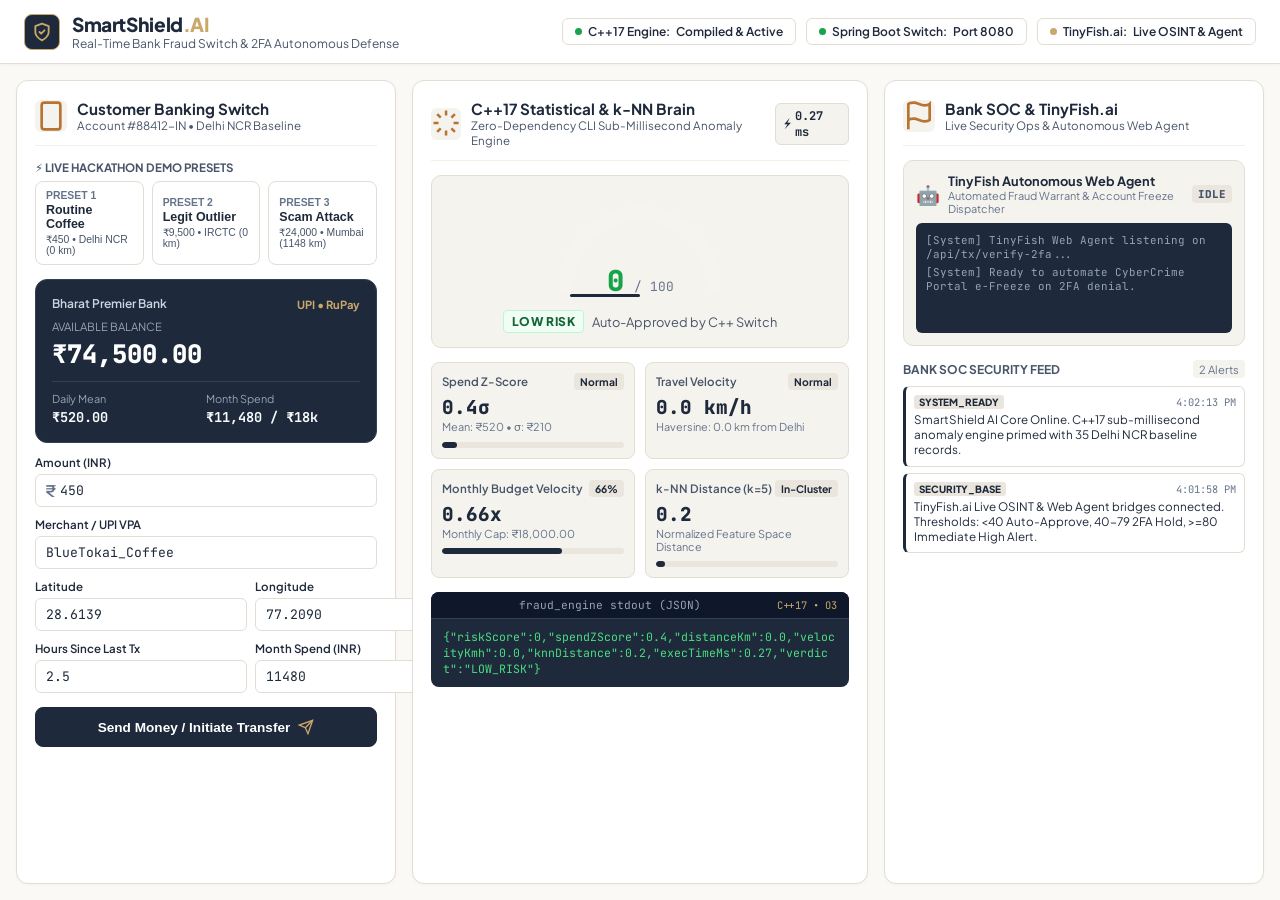
<file: smart-shield/js-frontend/index.html>
<!DOCTYPE html>
<html lang="en">
<head>
  <meta charset="UTF-8">
  <meta name="viewport" content="width=device-width, initial-scale=1.0">
  <title>SmartShield AI — Real-Time Bank Fraud Switch & 2FA Command Centre</title>
  <link rel="preconnect" href="https://fonts.googleapis.com">
  <link rel="preconnect" href="https://fonts.gstatic.com" crossorigin>
  <link href="https://fonts.googleapis.com/css2?family=JetBrains+Mono:wght@400;500;600;700&family=Plus+Jakarta+Sans:wght@400;500;600;700;800&display=swap" rel="stylesheet">
  <link rel="stylesheet" href="style.css">
</head>
<body class="command-body">

  <!-- Top System Header -->
  <header class="top-nav">
    <div class="brand">
      <div class="shield-logo">
        <svg viewBox="0 0 24 24" fill="none" stroke="currentColor" stroke-width="2.2" stroke-linecap="round" stroke-linejoin="round">
          <path d="M12 22s8-4 8-10V5l-8-3-8 3v7c0 6 8 10 8 10z"/>
          <path d="M9 12l2 2 4-4"/>
        </svg>
      </div>
      <div>
        <div class="brand-title">SmartShield<span class="highlight">.AI</span></div>
        <div class="brand-sub">Real-Time Bank Fraud Switch & 2FA Autonomous Defense</div>
      </div>
    </div>

    <div class="system-status-pills">
      <div class="status-pill online">
        <span class="dot"></span>
        <span class="label">C++17 Engine:</span>
        <span class="value" id="cppStatusBadge">Compiled & Active</span>
      </div>
      <div class="status-pill online">
        <span class="dot"></span>
        <span class="label">Spring Boot Switch:</span>
        <span class="value">Port 8080</span>
      </div>
      <div class="status-pill live">
        <span class="dot pulse"></span>
        <span class="label">TinyFish.ai:</span>
        <span class="value">Live OSINT & Agent</span>
      </div>
    </div>
  </header>

  <!-- 3-Column Split-Screen Command Grid -->
  <main class="grid-container">

    <!-- COLUMN 1: Customer Mobile Banking App -->
    <section class="panel panel-mobile">
      <div class="panel-header">
        <div class="panel-icon mobile-icon">
          <svg viewBox="0 0 24 24" fill="none" stroke="currentColor" stroke-width="2">
            <rect x="5" y="2" width="14" height="20" rx="2" ry="2"/>
            <line x1="12" y1="18" x2="12.01" y2="18"/>
          </svg>
        </div>
        <div>
          <h2>Customer Banking Switch</h2>
          <p class="subtitle">Account #88412-IN • Delhi NCR Baseline</p>
        </div>
      </div>

      <!-- Quick Preset Demo Buttons for Judges -->
      <div class="preset-section">
        <div class="preset-label">⚡ Live Hackathon Demo Presets</div>
        <div class="preset-buttons">
          <button type="button" class="preset-btn preset-routine" id="presetRoutineBtn" title="Routine Transaction">
            <div class="btn-tag">Preset 1</div>
            <div class="btn-title">Routine Coffee</div>
            <div class="btn-meta">₹450 • Delhi NCR (0 km)</div>
          </button>
          <button type="button" class="preset-btn preset-outlier" id="presetOutlierBtn" title="Legit Outlier Transaction">
            <div class="btn-tag">Preset 2</div>
            <div class="btn-title">Legit Outlier</div>
            <div class="btn-meta">₹9,500 • IRCTC (0 km)</div>
          </button>
          <button type="button" class="preset-btn preset-scam" id="presetScamBtn" title="Simulated Fraud / Scam Attack">
            <div class="btn-tag">Preset 3</div>
            <div class="btn-title">Scam Attack</div>
            <div class="btn-meta">₹24,000 • Mumbai (1148 km)</div>
          </button>
        </div>
      </div>

      <!-- Mobile Wallet Card UI -->
      <div class="mobile-phone-frame">
        <div class="wallet-balance-card">
          <div class="wallet-top">
            <span class="bank-name">Bharat Premier Bank</span>
            <span class="chip-icon">UPI • RuPay</span>
          </div>
          <div class="balance-label">Available Balance</div>
          <div class="balance-val" id="userBalanceDisplay">₹74,500.00</div>
          <div class="wallet-stats">
            <div>
              <span class="stat-lbl">Daily Mean</span>
              <span class="stat-num" id="dailyMeanDisplay">₹520.00</span>
            </div>
            <div>
              <span class="stat-lbl">Month Spend</span>
              <span class="stat-num" id="monthSpendDisplay">₹11,480 / ₹18k</span>
            </div>
          </div>
        </div>

        <!-- Transfer Form -->
        <form id="transferForm" class="transfer-form">
          <div class="form-group">
            <label for="amountInput">Amount (INR)</label>
            <div class="input-prefix-wrapper">
              <span class="input-prefix">₹</span>
              <input type="number" id="amountInput" step="1" min="1" value="450" required>
            </div>
          </div>

          <div class="form-group">
            <label for="merchantInput">Merchant / UPI VPA</label>
            <input type="text" id="merchantInput" value="BlueTokai_Coffee" placeholder="e.g. BlueTokai_Coffee" required>
          </div>

          <div class="form-row">
            <div class="form-group">
              <label for="latInput">Latitude</label>
              <input type="number" id="latInput" step="0.0001" value="28.6139" required>
            </div>
            <div class="form-group">
              <label for="lonInput">Longitude</label>
              <input type="number" id="lonInput" step="0.0001" value="77.2090" required>
            </div>
          </div>

          <div class="form-row">
            <div class="form-group">
              <label for="hoursInput">Hours Since Last Tx</label>
              <input type="number" id="hoursInput" step="any" min="0" value="2.5" required>
            </div>
            <div class="form-group">
              <label for="monthSpentInput">Month Spend (INR)</label>
              <input type="number" id="monthSpentInput" step="any" min="0" value="11480" required>
            </div>
          </div>

          <button type="submit" class="submit-btn" id="submitTxBtn">
            <span class="btn-text">Send Money / Initiate Transfer</span>
            <svg class="send-arrow" viewBox="0 0 24 24" fill="none" stroke="currentColor" stroke-width="2">
              <line x1="22" y1="2" x2="11" y2="13"/>
              <polygon points="22 2 15 22 11 13 2 9 22 2"/>
            </svg>
          </button>
        </form>

        <div id="quickStatusBanner" class="quick-status-banner hidden">
          <div class="status-icon" id="quickStatusIcon"></div>
          <div class="status-text" id="quickStatusText">Transaction Approved instantly</div>
        </div>
      </div>
    </section>

    <!-- COLUMN 2: C++17 AI Brain & Telemetry Inspector -->
    <section class="panel panel-brain">
      <div class="panel-header">
        <div class="panel-icon brain-icon">
          <svg viewBox="0 0 24 24" fill="none" stroke="currentColor" stroke-width="2">
            <path d="M12 2v4M12 18v4M4.93 4.93l2.83 2.83M16.24 16.24l2.83 2.83M2 12h4M18 12h4M4.93 19.07l2.83-2.83M16.24 7.76l2.83-2.83"/>
          </svg>
        </div>
        <div>
          <h2>C++17 Statistical & k-NN Brain</h2>
          <p class="subtitle">Zero-Dependency CLI Sub-Millisecond Anomaly Engine</p>
        </div>
        <div class="badge-exec-time" id="execTimeBadge">
          <span class="exec-icon">⚡</span>
          <span id="execTimeValue">0.27 ms</span>
        </div>
      </div>

      <!-- Risk Score Gauge -->
      <div class="gauge-card">
        <div class="gauge-container">
          <svg class="gauge-svg" viewBox="0 0 200 120">
            <path class="gauge-bg" d="M 20 105 A 80 80 0 0 1 180 105" fill="none" stroke="rgba(255,255,255,0.08)" stroke-width="16" stroke-linecap="round"/>
            <path class="gauge-fill" id="gaugeFill" d="M 20 105 A 80 80 0 0 1 180 105" fill="none" stroke="#10b981" stroke-width="16" stroke-linecap="round" stroke-dasharray="251.2" stroke-dashoffset="251.2"/>
          </svg>
          <div class="gauge-needle" id="gaugeNeedle"></div>
          <div class="gauge-center-text">
            <span class="score-number" id="riskScoreNumber">0</span>
            <span class="score-denom">/ 100</span>
          </div>
        </div>

        <div class="verdict-banner" id="verdictBanner">
          <span class="verdict-pill pill-low" id="verdictPill">LOW RISK</span>
          <span class="verdict-desc" id="verdictDesc">Auto-Approved by C++ Switch</span>
        </div>
      </div>

      <!-- Anomaly Factor Cards -->
      <div class="metrics-grid">
        <!-- Spend Z-Score Card -->
        <div class="metric-card" id="cardSpendZ">
          <div class="metric-head">
            <span class="metric-title">Spend Z-Score</span>
            <span class="metric-badge" id="spendZBadge">Normal</span>
          </div>
          <div class="metric-body">
            <div class="metric-val" id="valSpendZ">0.4σ</div>
            <div class="metric-sub">Mean: ₹520 • σ: ₹210</div>
          </div>
          <div class="progress-bar-wrap">
            <div class="progress-bar" id="spendZProgress" style="width: 8%;"></div>
          </div>
        </div>

        <!-- Travel Velocity Card -->
        <div class="metric-card" id="cardVelocity">
          <div class="metric-head">
            <span class="metric-title">Travel Velocity</span>
            <span class="metric-badge" id="velocityBadge">Normal</span>
          </div>
          <div class="metric-body">
            <div class="metric-val" id="valVelocity">0.0 km/h</div>
            <div class="metric-sub" id="valDistance">Haversine: 0.0 km from Delhi</div>
          </div>
          <div class="impossible-travel-badge hidden" id="impossibleTravelAlert">
            ⚡ IMPOSSIBLE TRAVEL (> 800 km/h)
          </div>
        </div>

        <!-- Monthly Budget Velocity Card -->
        <div class="metric-card" id="cardBudget">
          <div class="metric-head">
            <span class="metric-title">Monthly Budget Velocity</span>
            <span class="metric-badge" id="budgetBadge">66%</span>
          </div>
          <div class="metric-body">
            <div class="metric-val" id="valBudgetRatio">0.66x</div>
            <div class="metric-sub">Monthly Cap: ₹18,000.00</div>
          </div>
          <div class="progress-bar-wrap">
            <div class="progress-bar" id="budgetProgress" style="width: 66%;"></div>
          </div>
        </div>

        <!-- k-NN Anomaly Score Card -->
        <div class="metric-card" id="cardKNN">
          <div class="metric-head">
            <span class="metric-title">k-NN Distance (k=5)</span>
            <span class="metric-badge" id="knnBadge">In-Cluster</span>
          </div>
          <div class="metric-body">
            <div class="metric-val" id="valKNN">0.2</div>
            <div class="metric-sub">Normalized Feature Space Distance</div>
          </div>
          <div class="progress-bar-wrap">
            <div class="progress-bar" id="knnProgress" style="width: 5%;"></div>
          </div>
        </div>
      </div>

      <!-- Raw CLI JSON Output Terminal -->
      <div class="cli-terminal-wrap">
        <div class="terminal-header">
          <div class="terminal-dots">
            <span></span><span></span><span></span>
          </div>
          <div class="terminal-title">fraud_engine stdout (JSON)</div>
          <div class="terminal-lang">C++17 • O3</div>
        </div>
        <pre class="terminal-code" id="terminalStdout">{"riskScore":0,"spendZScore":0.4,"distanceKm":0.0,"velocityKmh":0.0,"knnDistance":0.2,"execTimeMs":0.27,"verdict":"LOW_RISK"}</pre>
      </div>
    </section>

    <!-- COLUMN 3: Bank SOC Alert Feed & TinyFish.ai Live Agent -->
    <section class="panel panel-soc">
      <div class="panel-header">
        <div class="panel-icon soc-icon">
          <svg viewBox="0 0 24 24" fill="none" stroke="currentColor" stroke-width="2">
            <path d="M4 15s1-1 4-1 5 2 8 2 4-1 4-1V3s-1 1-4 1-5-2-8-2-4 1-4 1z"/>
            <line x1="4" y1="22" x2="4" y2="15"/>
          </svg>
        </div>
        <div>
          <h2>Bank SOC & TinyFish.ai</h2>
          <p class="subtitle">Live Security Ops & Autonomous Web Agent</p>
        </div>
      </div>

      <!-- TinyFish Autonomous Agent HUD -->
      <div class="agent-console-card">
        <div class="agent-console-header">
          <div class="agent-title-row">
            <span class="agent-avatar">🤖</span>
            <div>
              <div class="agent-name">TinyFish Autonomous Web Agent</div>
              <div class="agent-sub">Automated Fraud Warrant & Account Freeze Dispatcher</div>
            </div>
          </div>
          <div class="agent-status-badge" id="agentStatusBadge">IDLE</div>
        </div>

        <div class="agent-stream-box" id="agentStreamBox">
          <div class="stream-line system">[System] TinyFish Web Agent listening on /api/tx/verify-2fa...</div>
          <div class="stream-line system">[System] Ready to automate CyberCrime Portal e-Freeze on 2FA denial.</div>
        </div>

        <div class="agent-ticket-banner hidden" id="agentTicketBanner">
          <div class="ticket-icon">🛡️</div>
          <div>
            <div class="ticket-label">OFFICIAL FRAUD INCIDENT TICKET</div>
            <div class="ticket-id" id="agentTicketId">TF-INC-99482-IN</div>
          </div>
          <div class="ticket-warrant-tag">WARRANT ISSUED</div>
        </div>
      </div>

      <!-- Real-Time Bank SOC Alert Feed -->
      <div class="soc-feed-section">
        <div class="feed-header">
          <span class="feed-title">Bank SOC Security Feed</span>
          <span class="feed-count" id="socCountBadge">3 Alerts</span>
        </div>
        <div class="soc-alerts-list" id="socAlertsList">
          <!-- Populated dynamically via JS -->
        </div>
      </div>
    </section>

  </main>

  <!-- 2-Step Verification (2FA) Modal for Challenged Transactions -->
  <div class="modal-overlay hidden" id="modalOverlay">
    <div class="modal-container">
      <div class="modal-glow"></div>
      
      <div class="modal-header">
        <div class="modal-badge-warn">
          <svg viewBox="0 0 24 24" fill="none" stroke="currentColor" stroke-width="2.2">
            <path d="M10.29 3.86L1.82 18a2 2 0 0 0 1.71 3h16.94a2 2 0 0 0 1.71-3L13.71 3.86a2 2 0 0 0-3.42 0z"/>
            <line x1="12" y1="9" x2="12" y2="13"/>
            <line x1="12" y1="17" x2="12.01" y2="17"/>
          </svg>
          <span>2-STEP VERIFICATION REQUIRED</span>
        </div>
        <div class="modal-timer">
          <span class="timer-clock">⏱</span>
          <span id="countdownTimer">60s</span>
        </div>
      </div>

      <div class="modal-tx-summary">
        <div class="modal-amount" id="modalAmountDisplay">₹24,000.00</div>
        <div class="modal-merchant" id="modalMerchantDisplay">FastCashLotteryUPI</div>
      </div>

      <!-- C++ Anomaly Breakdown -->
      <div class="modal-section-title">
        <span>⚡ C++17 Anomaly Detections</span>
      </div>
      <div class="modal-reasons-list" id="modalReasonsList">
        <!-- Rendered by app.js -->
      </div>

      <!-- TinyFish.ai OSINT Intel -->
      <div class="modal-section-title">
        <span>🔍 TinyFish.ai Live Web Intelligence</span>
      </div>
      <div class="osint-warning-box" id="osintWarningBox">
        <div class="osint-badge" id="osintRiskTag">HIGH THREAT</div>
        <div class="osint-text" id="osintWarningText">FLAGGED: 11 active scam complaints on National CyberCrime portal and RBI Sachet within past 48 hours.</div>
        <div class="osint-meta" id="osintMetaText">Sources: National Cyber Crime Reporting Portal • ConsumerComplaints.in</div>
      </div>

      <!-- Actions -->
      <div class="modal-actions">
        <button type="button" class="btn-confirm-legit" id="btnConfirm2FA">
          <svg viewBox="0 0 24 24" fill="none" stroke="currentColor" stroke-width="2.5">
            <polyline points="20 6 9 17 4 12"/>
          </svg>
          Confirm — It's Me
        </button>
        <button type="button" class="btn-deny-freeze" id="btnDeny2FA">
          <svg viewBox="0 0 24 24" fill="none" stroke="currentColor" stroke-width="2.5">
            <line x1="18" y1="6" x2="6" y2="18"/>
            <line x1="6" y1="6" x2="18" y2="18"/>
          </svg>
          Deny — Block & Freeze
        </button>
      </div>
    </div>
  </div>

  <script src="app.js"></script>
</body>
</html>
</file>
<file: smart-shield/js-frontend/style.css>
:root {
  --bg-deep: #faf9f6;
  --bg-panel: #ffffff;
  --bg-card: #f5f3ee;
  --bg-subtle: #eae6de;
  --border-color: #e2ded4;
  --border-bright: #c9a86a;
  
  --text-main: #1e293b;
  --text-muted: #475569;
  --text-dim: #64748b;

  --accent-gold: #c9a86a;
  --accent-copper: #b87333;
  --risk-low: #16a34a;
  --risk-med: #d97706;
  --risk-high: #dc2626;

  --font-sans: 'Plus Jakarta Sans', 'Noto Sans', system-ui, -apple-system, sans-serif;
  --font-mono: 'JetBrains Mono', 'Noto Sans', monospace;
}

* {
  box-sizing: border-box;
  margin: 0;
  padding: 0;
}

body.command-body {
  background-color: var(--bg-deep);
  color: var(--text-main);
  font-family: var(--font-sans);
  min-height: 100vh;
  display: flex;
  flex-direction: column;
}

/* Top Navigation Bar */
.top-nav {
  display: flex;
  justify-content: space-between;
  align-items: center;
  padding: 12px 24px;
  background-color: var(--bg-panel);
  border-bottom: 1px solid var(--border-color);
  box-shadow: 0 1px 3px rgba(0, 0, 0, 0.04);
}

.brand {
  display: flex;
  align-items: center;
  gap: 12px;
}

.shield-logo {
  width: 36px;
  height: 36px;
  background: var(--text-main);
  border: 1px solid var(--accent-gold);
  border-radius: 8px;
  display: flex;
  align-items: center;
  justify-content: center;
  color: var(--accent-gold);
}

.shield-logo svg {
  width: 20px;
  height: 20px;
}

.brand-title {
  font-size: 1.2rem;
  font-weight: 800;
  letter-spacing: -0.02em;
  color: var(--text-main);
}

.brand-title .highlight {
  color: var(--accent-gold);
}

.brand-sub {
  font-size: 0.75rem;
  color: var(--text-muted);
}

.system-status-pills {
  display: flex;
  gap: 10px;
}

.status-pill {
  display: flex;
  align-items: center;
  gap: 6px;
  padding: 5px 12px;
  background-color: #ffffff;
  border: 1px solid var(--border-color);
  border-radius: 6px;
  font-size: 0.75rem;
  font-weight: 600;
  color: var(--text-main);
}

.status-pill.online .dot {
  background-color: var(--risk-low);
}

.status-pill.live .dot {
  background-color: var(--accent-gold);
}

.status-pill .dot {
  width: 7px;
  height: 7px;
  border-radius: 50%;
  background-color: currentColor;
}

/* 3-Column Split-Screen Grid */
.grid-container {
  display: grid;
  grid-template-columns: 380px 1fr 380px;
  gap: 16px;
  padding: 16px;
  flex: 1;
  max-width: 1920px;
  margin: 0 auto;
  width: 100%;
}

@media (max-width: 1150px) {
  .grid-container {
    grid-template-columns: 1fr;
  }
}

.panel {
  background-color: var(--bg-panel);
  border: 1px solid var(--border-color);
  border-radius: 12px;
  padding: 18px;
  display: flex;
  flex-direction: column;
  gap: 14px;
  box-shadow: 0 1px 3px rgba(0, 0, 0, 0.03);
}

.panel-header {
  display: flex;
  align-items: center;
  gap: 10px;
  padding-bottom: 12px;
  border-bottom: 1px solid #f2efe9;
}

.panel-icon {
  width: 32px;
  height: 32px;
  border-radius: 6px;
  display: flex;
  align-items: center;
  justify-content: center;
  background: var(--bg-card);
  color: var(--accent-copper);
}

.panel-header h2 {
  font-size: 0.95rem;
  font-weight: 700;
  color: var(--text-main);
}

.panel-header .subtitle {
  font-size: 0.72rem;
  color: var(--text-muted);
}

/* Presets Section */
.preset-section {
  display: flex;
  flex-direction: column;
  gap: 6px;
}

.preset-label {
  font-size: 0.72rem;
  font-weight: 700;
  color: var(--text-muted);
  text-transform: uppercase;
}

.preset-buttons {
  display: grid;
  grid-template-columns: repeat(3, 1fr);
  gap: 8px;
}

.preset-btn {
  background: var(--bg-panel);
  border: 1px solid var(--border-color);
  border-radius: 8px;
  padding: 8px 10px;
  color: var(--text-main);
  cursor: pointer;
  text-align: left;
}

.preset-btn:hover, .preset-btn.active {
  border-color: var(--accent-gold);
  background: var(--bg-card);
}

.btn-tag {
  font-size: 0.65rem;
  font-weight: 700;
  text-transform: uppercase;
  color: var(--text-dim);
}

.btn-title {
  font-size: 0.78rem;
  font-weight: 700;
  margin: 2px 0;
  color: var(--text-main);
}

.btn-meta {
  font-size: 0.65rem;
  color: var(--text-muted);
}

/* Wallet Card UI */
.mobile-phone-frame {
  display: flex;
  flex-direction: column;
  gap: 12px;
}

.wallet-balance-card {
  background: var(--text-main);
  border-radius: 12px;
  padding: 16px;
  color: #fff;
  border: 1px solid #334155;
}

.wallet-top {
  display: flex;
  justify-content: space-between;
  align-items: center;
  margin-bottom: 8px;
}

.bank-name {
  font-size: 0.75rem;
  font-weight: 600;
  color: #cbd5e1;
}

.chip-icon {
  font-size: 0.7rem;
  font-weight: 700;
  color: var(--accent-gold);
}

.balance-label {
  font-size: 0.7rem;
  color: #94a3b8;
  text-transform: uppercase;
}

.balance-val {
  font-size: 1.6rem;
  font-weight: 800;
  color: #fff;
  font-family: var(--font-mono);
  margin: 4px 0 10px;
}

.wallet-stats {
  display: grid;
  grid-template-columns: 1fr 1fr;
  padding-top: 10px;
  border-top: 1px solid #334155;
}

.stat-lbl {
  display: block;
  font-size: 0.68rem;
  color: #94a3b8;
}

.stat-num {
  font-size: 0.85rem;
  font-weight: 700;
  color: #f8fafc;
  font-family: var(--font-mono);
}

/* Transfer Form */
.transfer-form {
  display: flex;
  flex-direction: column;
  gap: 10px;
}

.form-group {
  display: flex;
  flex-direction: column;
  gap: 4px;
}

.form-group label {
  font-size: 0.72rem;
  font-weight: 600;
  color: var(--text-main);
}

.form-group input {
  background: #ffffff;
  border: 1px solid var(--border-color);
  border-radius: 6px;
  padding: 7px 10px;
  color: var(--text-main);
  font-family: var(--font-mono);
  font-size: 0.82rem;
  outline: none;
}

.form-group input:focus {
  border-color: var(--accent-gold);
}

.input-prefix-wrapper {
  position: relative;
  display: flex;
  align-items: center;
}

.input-prefix {
  position: absolute;
  left: 10px;
  color: var(--text-dim);
  font-weight: 600;
}

.input-prefix-wrapper input {
  padding-left: 24px;
  width: 100%;
}

.form-row {
  display: grid;
  grid-template-columns: 1fr 1fr;
  gap: 8px;
}

.submit-btn {
  background: var(--text-main);
  border: 1px solid var(--text-main);
  border-radius: 8px;
  color: #ffffff;
  padding: 11px;
  font-size: 0.85rem;
  font-weight: 700;
  cursor: pointer;
  display: flex;
  align-items: center;
  justify-content: center;
  gap: 8px;
  margin-top: 4px;
}

.submit-btn:hover {
  background: #334155;
}

.send-arrow {
  width: 16px;
  height: 16px;
  color: var(--accent-gold);
}

.quick-status-banner {
  padding: 10px;
  border-radius: 6px;
  font-size: 0.78rem;
  font-weight: 600;
  display: flex;
  align-items: center;
  gap: 8px;
}

.quick-status-banner.success {
  background: #f0fdf4;
  border: 1px solid #bbf7d0;
  color: #166534;
}

.quick-status-banner.warn {
  background: #fffbeb;
  border: 1px solid #fde68a;
  color: #92400e;
}

.quick-status-banner.danger {
  background: #fef2f2;
  border: 1px solid #fecaca;
  color: #991b1b;
}

/* Center Panel: Gauge & AI Brain */
.badge-exec-time {
  margin-left: auto;
  background: var(--bg-card);
  border: 1px solid var(--border-color);
  border-radius: 6px;
  padding: 4px 8px;
  font-size: 0.75rem;
  font-weight: 700;
  color: var(--text-main);
  font-family: var(--font-mono);
  display: flex;
  align-items: center;
  gap: 4px;
}

.gauge-card {
  background: var(--bg-card);
  border: 1px solid var(--border-color);
  border-radius: 10px;
  padding: 14px;
  display: flex;
  flex-direction: column;
  align-items: center;
}

.gauge-container {
  position: relative;
  width: 200px;
  height: 110px;
}

.gauge-svg {
  width: 100%;
  height: 100%;
}

.gauge-needle {
  position: absolute;
  width: 3px;
  height: 70px;
  background: var(--text-main);
  bottom: 5px;
  left: 98px;
  transform-origin: 2px 70px;
  transform: rotate(-90deg);
  border-radius: 2px;
}

.gauge-center-text {
  position: absolute;
  bottom: 0;
  left: 0;
  right: 0;
  text-align: center;
  font-family: var(--font-mono);
}

.score-number {
  font-size: 1.8rem;
  font-weight: 800;
  color: var(--risk-low);
}

.score-denom {
  font-size: 0.8rem;
  color: var(--text-dim);
}

.verdict-banner {
  margin-top: 10px;
  display: flex;
  align-items: center;
  gap: 8px;
}

.verdict-pill {
  padding: 3px 8px;
  border-radius: 4px;
  font-size: 0.75rem;
  font-weight: 800;
  letter-spacing: 0.05em;
}

.pill-low { background: #f0fdf4; color: #166534; border: 1px solid #bbf7d0; }
.pill-med { background: #fffbeb; color: #92400e; border: 1px solid #fde68a; }
.pill-high { background: #fef2f2; color: #991b1b; border: 1px solid #fecaca; }

.verdict-desc {
  font-size: 0.8rem;
  color: var(--text-muted);
}

/* Metrics Grid */
.metrics-grid {
  display: grid;
  grid-template-columns: 1fr 1fr;
  gap: 10px;
}

.metric-card {
  background: var(--bg-card);
  border: 1px solid var(--border-color);
  border-radius: 8px;
  padding: 10px;
  display: flex;
  flex-direction: column;
  gap: 4px;
}

.metric-head {
  display: flex;
  justify-content: space-between;
  align-items: center;
}

.metric-title {
  font-size: 0.72rem;
  font-weight: 600;
  color: var(--text-muted);
}

.metric-badge {
  font-size: 0.65rem;
  font-weight: 700;
  padding: 2px 6px;
  border-radius: 4px;
  background: var(--bg-subtle);
  color: var(--text-main);
}

.metric-val {
  font-size: 1.2rem;
  font-weight: 800;
  font-family: var(--font-mono);
  color: var(--text-main);
}

.metric-sub {
  font-size: 0.68rem;
  color: var(--text-dim);
}

.progress-bar-wrap {
  width: 100%;
  height: 6px;
  background: var(--bg-subtle);
  border-radius: 3px;
  overflow: hidden;
  margin-top: 4px;
}

.progress-bar {
  height: 100%;
  background: var(--text-main);
  border-radius: 3px;
}

.impossible-travel-badge {
  background: #fee2e2;
  border: 1px solid #fca5a5;
  color: #991b1b;
  font-size: 0.68rem;
  font-weight: 800;
  padding: 3px;
  border-radius: 4px;
  text-align: center;
}

/* CLI Output Terminal */
.cli-terminal-wrap {
  background: var(--text-main);
  border-radius: 8px;
  overflow: hidden;
  color: #fff;
}

.terminal-header {
  background: #0f172a;
  padding: 6px 12px;
  display: flex;
  align-items: center;
  justify-content: space-between;
  border-bottom: 1px solid #334155;
}

.terminal-title {
  font-size: 0.7rem;
  font-family: var(--font-mono);
  color: #94a3b8;
}

.terminal-lang {
  font-size: 0.65rem;
  font-family: var(--font-mono);
  color: var(--accent-gold);
}

.terminal-code {
  padding: 10px 12px;
  font-family: var(--font-mono);
  font-size: 0.72rem;
  color: #4ade80;
  overflow-x: auto;
  white-space: pre-wrap;
  word-break: break-all;
  line-height: 1.4;
}

/* Right Panel: Bank SOC & TinyFish.ai */
.agent-console-card {
  background: var(--bg-card);
  border: 1px solid var(--border-color);
  border-radius: 10px;
  padding: 12px;
  display: flex;
  flex-direction: column;
  gap: 8px;
}

.agent-console-header {
  display: flex;
  justify-content: space-between;
  align-items: center;
}

.agent-title-row {
  display: flex;
  align-items: center;
  gap: 8px;
}

.agent-avatar {
  font-size: 1.2rem;
}

.agent-name {
  font-size: 0.8rem;
  font-weight: 700;
  color: var(--text-main);
}

.agent-sub {
  font-size: 0.68rem;
  color: var(--text-dim);
}

.agent-status-badge {
  font-size: 0.68rem;
  font-weight: 800;
  padding: 2px 6px;
  border-radius: 4px;
  background: var(--bg-subtle);
  color: var(--text-muted);
  font-family: var(--font-mono);
}

.agent-status-badge.frozen {
  background: #fee2e2;
  color: #991b1b;
  border: 1px solid #fca5a5;
}

.agent-stream-box {
  background: var(--text-main);
  border-radius: 6px;
  padding: 10px;
  min-height: 110px;
  max-height: 160px;
  overflow-y: auto;
  font-family: var(--font-mono);
  font-size: 0.68rem;
  display: flex;
  flex-direction: column;
  gap: 4px;
  color: #fff;
}

.stream-line.system { color: #94a3b8; }
.stream-line.agent { color: #38bdf8; }
.stream-line.action { color: var(--accent-gold); }
.stream-line.success { color: #4ade80; font-weight: 600; }
.stream-line.danger { color: #f87171; font-weight: 700; }

.agent-ticket-banner {
  background: #fef2f2;
  border: 1px solid #fecaca;
  border-radius: 6px;
  padding: 8px 10px;
  display: flex;
  align-items: center;
  gap: 8px;
}

.ticket-icon {
  font-size: 1.1rem;
}

.ticket-label {
  font-size: 0.65rem;
  font-weight: 700;
  color: #991b1b;
  text-transform: uppercase;
}

.ticket-id {
  font-size: 0.9rem;
  font-weight: 800;
  font-family: var(--font-mono);
  color: #7f1d1d;
}

.ticket-warrant-tag {
  margin-left: auto;
  background: var(--risk-high);
  color: #fff;
  font-size: 0.65rem;
  font-weight: 800;
  padding: 2px 6px;
  border-radius: 4px;
}

/* SOC Alert Feed */
.soc-feed-section {
  display: flex;
  flex-direction: column;
  gap: 8px;
  flex: 1;
}

.feed-header {
  display: flex;
  justify-content: space-between;
  align-items: center;
}

.feed-title {
  font-size: 0.75rem;
  font-weight: 700;
  color: var(--text-muted);
  text-transform: uppercase;
}

.feed-count {
  font-size: 0.7rem;
  background: var(--bg-card);
  padding: 2px 6px;
  border-radius: 4px;
  color: var(--text-dim);
}

.soc-alerts-list {
  display: flex;
  flex-direction: column;
  gap: 6px;
  max-height: 380px;
  overflow-y: auto;
}

.soc-alert-item {
  background: var(--bg-card);
  border: 1px solid var(--border-color);
  border-left: 3px solid var(--text-dim);
  border-radius: 6px;
  padding: 8px;
  display: flex;
  flex-direction: column;
  gap: 3px;
}

.soc-alert-item.severity-CRITICAL {
  border-left-color: var(--risk-high);
  background: #fef2f2;
}

.soc-alert-item.severity-WARNING {
  border-left-color: var(--accent-gold);
  background: #fffbeb;
}

.soc-alert-item.severity-INFO {
  border-left-color: var(--text-main);
  background: #ffffff;
}

.alert-top {
  display: flex;
  justify-content: space-between;
  align-items: center;
}

.alert-badge {
  font-size: 0.62rem;
  font-weight: 800;
  padding: 1px 5px;
  border-radius: 3px;
}

.alert-badge.CRITICAL { background: #fee2e2; color: #991b1b; }
.alert-badge.WARNING { background: #fef3c7; color: #92400e; }
.alert-badge.INFO { background: var(--bg-subtle); color: var(--text-main); }

.alert-time {
  font-size: 0.65rem;
  color: var(--text-dim);
  font-family: var(--font-mono);
}

.alert-msg {
  font-size: 0.73rem;
  color: var(--text-main);
  line-height: 1.3;
}

/* 2FA Modal */
.modal-overlay {
  position: fixed;
  inset: 0;
  background: rgba(30, 41, 59, 0.6);
  display: flex;
  align-items: center;
  justify-content: center;
  z-index: 1000;
  padding: 16px;
}

.modal-container {
  background: #ffffff;
  border: 1px solid var(--border-color);
  border-radius: 12px;
  max-width: 480px;
  width: 100%;
  padding: 20px;
  box-shadow: 0 10px 25px rgba(0, 0, 0, 0.1);
  display: flex;
  flex-direction: column;
  gap: 14px;
}

.modal-header {
  display: flex;
  justify-content: space-between;
  align-items: center;
}

.modal-badge-warn {
  display: flex;
  align-items: center;
  gap: 6px;
  font-size: 0.75rem;
  font-weight: 800;
  color: var(--accent-copper);
}

.modal-badge-warn svg {
  width: 16px;
  height: 16px;
}

.modal-timer {
  background: var(--bg-card);
  border: 1px solid var(--accent-gold);
  padding: 3px 8px;
  border-radius: 4px;
  font-size: 0.75rem;
  font-weight: 700;
  color: var(--text-main);
  font-family: var(--font-mono);
}

.modal-tx-summary {
  background: var(--bg-card);
  border: 1px solid var(--border-color);
  border-radius: 8px;
  padding: 12px;
  text-align: center;
}

.modal-amount {
  font-size: 1.6rem;
  font-weight: 800;
  font-family: var(--font-mono);
  color: var(--text-main);
}

.modal-merchant {
  font-size: 0.85rem;
  color: var(--text-muted);
  font-weight: 600;
}

.modal-section-title {
  font-size: 0.72rem;
  font-weight: 700;
  color: var(--text-muted);
  text-transform: uppercase;
}

.modal-reasons-list {
  display: flex;
  flex-direction: column;
  gap: 6px;
}

.modal-reason-item {
  background: #fef2f2;
  border-left: 3px solid var(--risk-high);
  padding: 6px 8px;
  border-radius: 3px;
  font-size: 0.72rem;
  color: #991b1b;
}

.osint-warning-box {
  background: var(--bg-card);
  border: 1px solid var(--border-color);
  border-radius: 6px;
  padding: 8px 10px;
  display: flex;
  flex-direction: column;
  gap: 3px;
}

.osint-badge {
  align-self: flex-start;
  font-size: 0.65rem;
  font-weight: 800;
  padding: 2px 5px;
  border-radius: 3px;
  background: #fee2e2;
  color: #991b1b;
}

.osint-text {
  font-size: 0.72rem;
  color: var(--text-main);
}

.osint-meta {
  font-size: 0.65rem;
  color: var(--text-dim);
}

.modal-actions {
  display: grid;
  grid-template-columns: 1fr 1fr;
  gap: 10px;
  margin-top: 4px;
}

.btn-confirm-legit {
  background: var(--text-main);
  border: 1px solid var(--text-main);
  border-radius: 6px;
  color: #ffffff;
  padding: 10px;
  font-size: 0.82rem;
  font-weight: 700;
  cursor: pointer;
  display: flex;
  align-items: center;
  justify-content: center;
  gap: 6px;
}

.btn-confirm-legit:hover {
  background: #334155;
}

.btn-deny-freeze {
  background: var(--risk-high);
  border: none;
  border-radius: 6px;
  color: #fff;
  padding: 10px;
  font-size: 0.82rem;
  font-weight: 700;
  cursor: pointer;
  display: flex;
  align-items: center;
  justify-content: center;
  gap: 6px;
}

.btn-deny-freeze:hover {
  background: #b91c1c;
}

.hidden {
  display: none !important;
}
</file>
